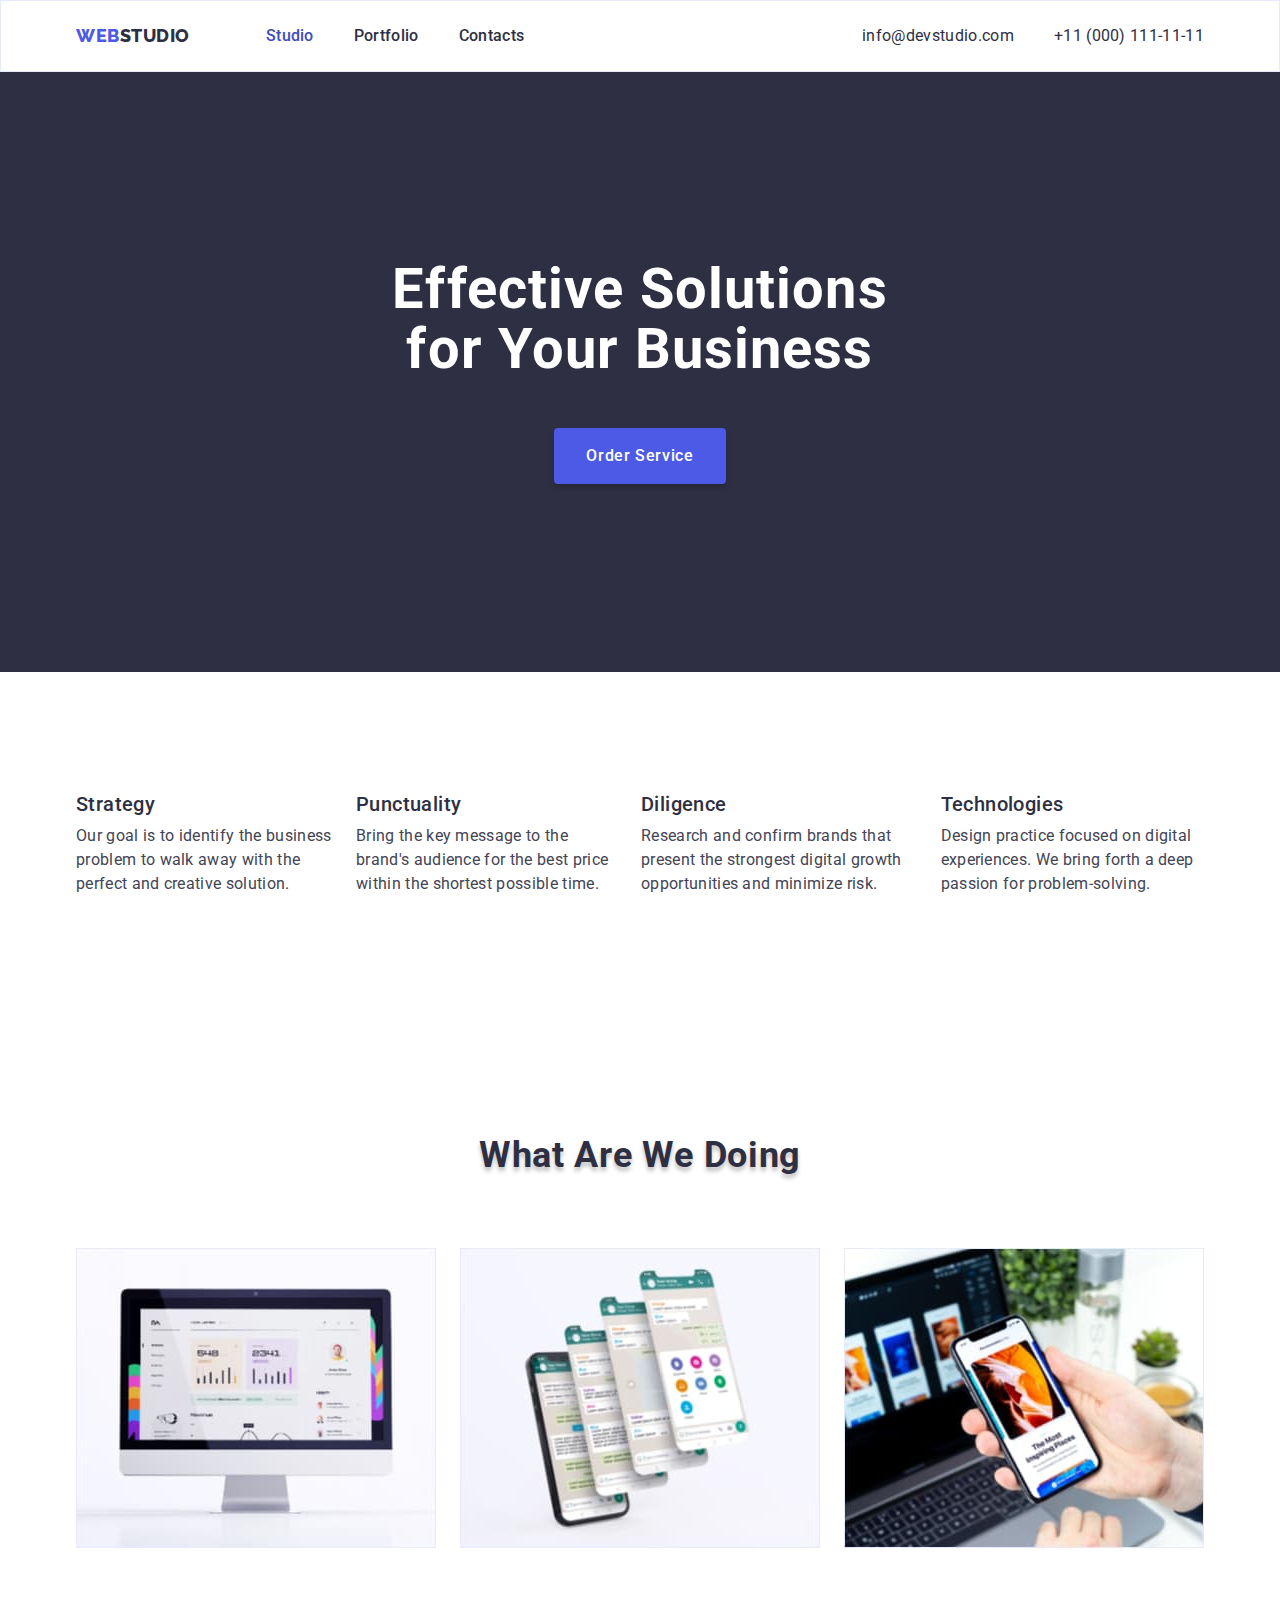
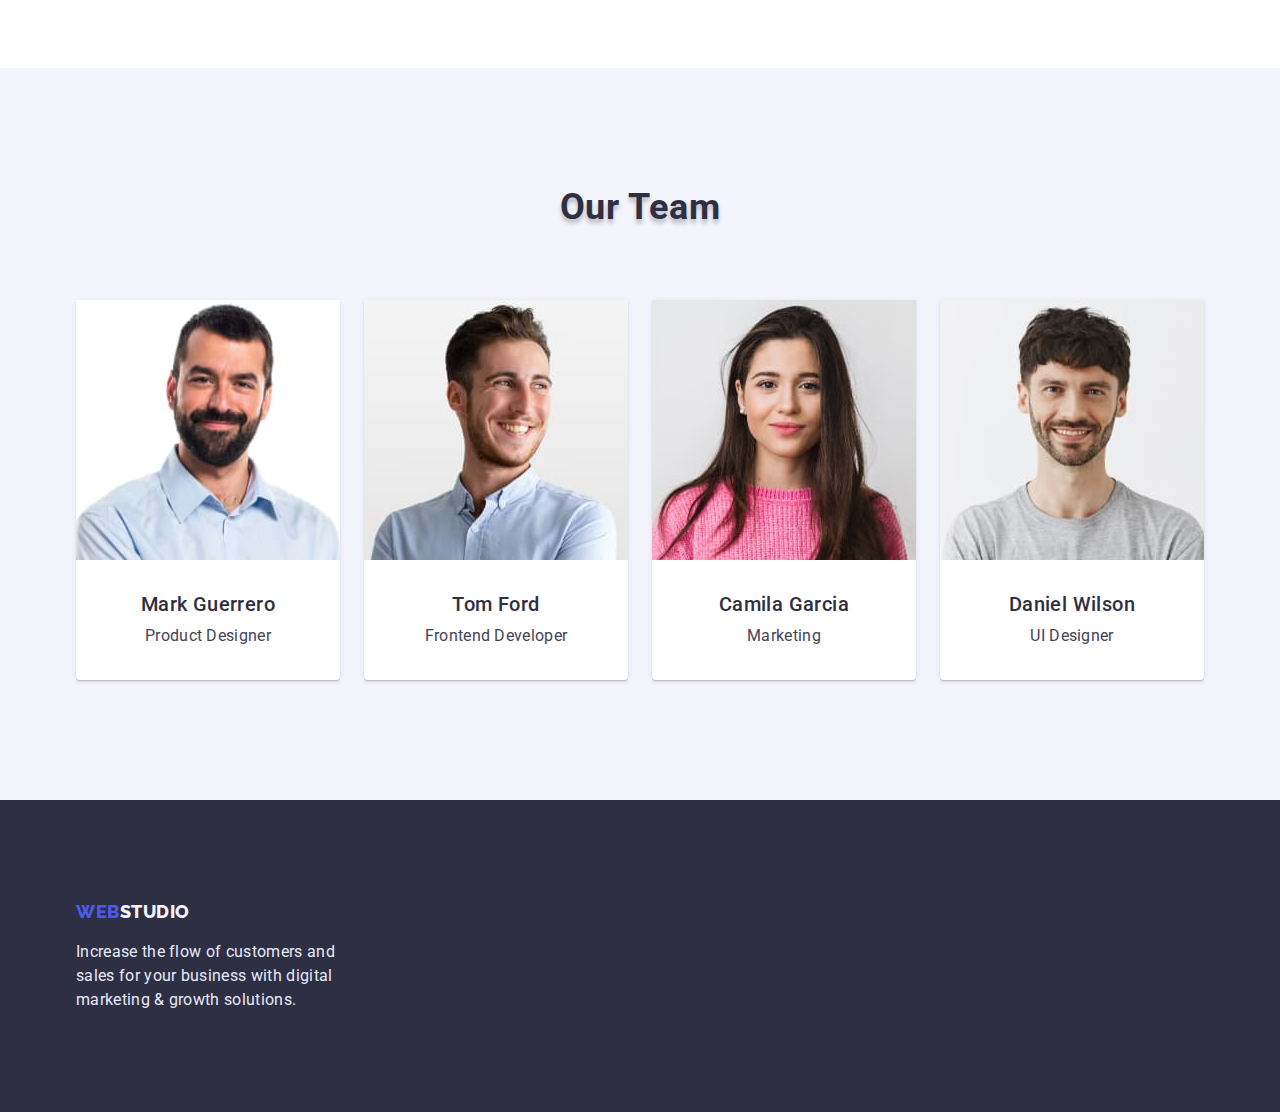
<file: index.html>
<!DOCTYPE html>
<html lang="en">
  <head>
    <meta charset="UTF-8" />
    <meta http-equiv="X-UA-Compatible" content="IE=edge" />
    <meta name="viewport" content="width=device-width, initial-scale=1.0" />
    <title>Main Page</title>
    <link rel="preconnect" href="https://fonts.googleapis.com" />
    <link rel="preconnect" href="https://fonts.gstatic.com" crossorigin />
    <link
      href="https://fonts.googleapis.com/css2?family=Raleway:wght@800&family=Roboto:wght@400;500;700&display=swap"
      rel="stylesheet"
    />
    <link
      href="
https://cdn.jsdelivr.net/npm/modern-normalize@1.1.0/modern-normalize.min.css
"
      rel="stylesheet"
    />
    <link rel="stylesheet" href="./css/styles.css" />
  </head>
  <body>
    
    <header class="page-header">
      <div class="page-header-container container">
        <nav class="page-nav">
          <a class="logo link" href="./index.html">
            <span class="span-web">Web</span>
            <span class="span-studio">Studio</span>
          </a>
          <ul class="menu list menu-nav">
            <li class="menu-item">
              <a class="menu-link link current" href="./index.html">Studio</a>
            </li>
            <li class="menu-item">
              <a class="menu-link link" href="./portfolio.html">Portfolio</a>
            </li>
            <li class="menu-item">
              <a class="menu-link link" href="">Contacts</a>
            </li>
          </ul>
        </nav>
        <address>
          <ul class="menu list menu-adress">
            <li>
              <a
                class="addres-link link-mail link"
                href="mailto:info@devstudio.com"
                >info@devstudio.com</a
              >
            </li>
            <li>
              <a class="addres-link link" href="tel:+110001111111"
                >+11 (000) 111-11-11</a
              >
            </li>
          </ul>
        </address>
      </div>
    </header>
  
    <main>
      <!-- =================HERO =======-->
      
        <section class="hero">
          <div class="container">
            <div class="hero-container">
          <h1 class="main-header">
            Effective Solutions for Your Business
          </h1>
          <button class="modal-btn" type="button">Order Service</button>
        </div>
      </div>
        </section>
      

      <!-- =============ABOUT US ==========-->
      <section class="about-section">
        <h2 class="visually-hidden">About us</h2>
        <div class="container">
          <ul class="about-us-list list">
            <li>
              <h3 class="third-header">Strategy</h3>
              <p class="about-discr">
                Our goal is to identify the business problem to walk away with
                the perfect and creative solution.
              </p>
            </li>
            <li>
              <h3 class="third-header">Punctuality</h3>
              <p class="about-discr">
                Bring the key message to the brand's audience for the best price
                within the shortest possible time.
              </p>
            </li>
            <li>
              <h3 class="third-header">Diligence</h3>
              <p class="about-discr">
                Research and confirm brands that present the strongest digital
                growth opportunities and minimize risk.
              </p>
            </li>
            <li>
              <h3 class="third-header">Technologies</h3>
              <p class="about-discr">
                Design practice focused on digital experiences. We bring forth a
                deep passion for problem-solving.
              </p>
            </li>
          </ul>
        </div>
      </section>

      <!-- ===============WHAT WE DOING======== -->
      <section class="section">
        <div class="container">
          <h2 class="second-header">What are we doing</h2>
          <ul class="doing-list list">
            <li>
              <img src="./images/imga.jpg" 
              alt="computer screen" 
              width="360"
              height="300" />
            </li>
            <li>
              <img
                src="./images/imgb.jpg"
                alt="telephones screen"
                width="360"
                height="300"
              />
            </li>
            <li>
              <img
                src="./images/imgc.jpg"
                alt="telephone in hand"
                width="360"
                height="300"
              />
            </li>
          </ul>
        </div>
      </section>

      <!-- =============OUR TEAM======= -->
      
      <section class="team-section bg-color-section">
        <div class="container">
          <h2 class="team-header">Our Team</h2>
          <ul class="team-list list">
            <li class="team-card">
              <img src="./images/guerrero.jpg" 
              alt="guerrero"
               width="264" 
               height="260"/>
               <div class="card-wrapper">
              <h3 class="name-header">Mark Guerrero</h3>
              <p class="dscr-prof">Product Designer</p>
            </div>
            </li>

            <li class="team-card">
              <img src="./images/ford.jpg" 
              alt="ford" 
              width="264" 
              height="260"/>
              <div class="card-wrapper">
              <h3 class="name-header">Tom Ford</h3>
              <p class="dscr-prof">Frontend Developer</p>
            </div>
            </li>

            <li class="team-card">
              <img src="./images/garsia.jpg" 
              alt="garsia" 
              width="264"
              height="260" />
              <div class="card-wrapper">
              <h3 class="name-header">Camila Garcia</h3>
              <p class="dscr-prof">Marketing</p>
            </div>
            </li>

            <li class="team-card">
              <img src="./images/wilson.jpg" 
              alt="wilson" 
              width="264" 
              height="260"/>
              <div class="card-wrapper">
              <h3 class="name-header">Daniel Wilson</h3>
              <p class="dscr-prof">UI Designer</p>
            </div>
            </li>
          </ul>
        </div>
      </section>
    
    </main>

    <!-- ===================FFOOTER ========-->
    <footer class="footer-color">
      <div class="container">
              <a class="logo link" href="./index.html">
        <span class="span-web">Web</span>
        <span class="span-studio span-white">Studio</span>
      </a>
    
      <p class="footer-dcr">
        Increase the flow of customers and sales for your business with digital
        marketing & growth solutions.
      </p>
    
  </div>
     </footer>
  </body>
</html>
</file>
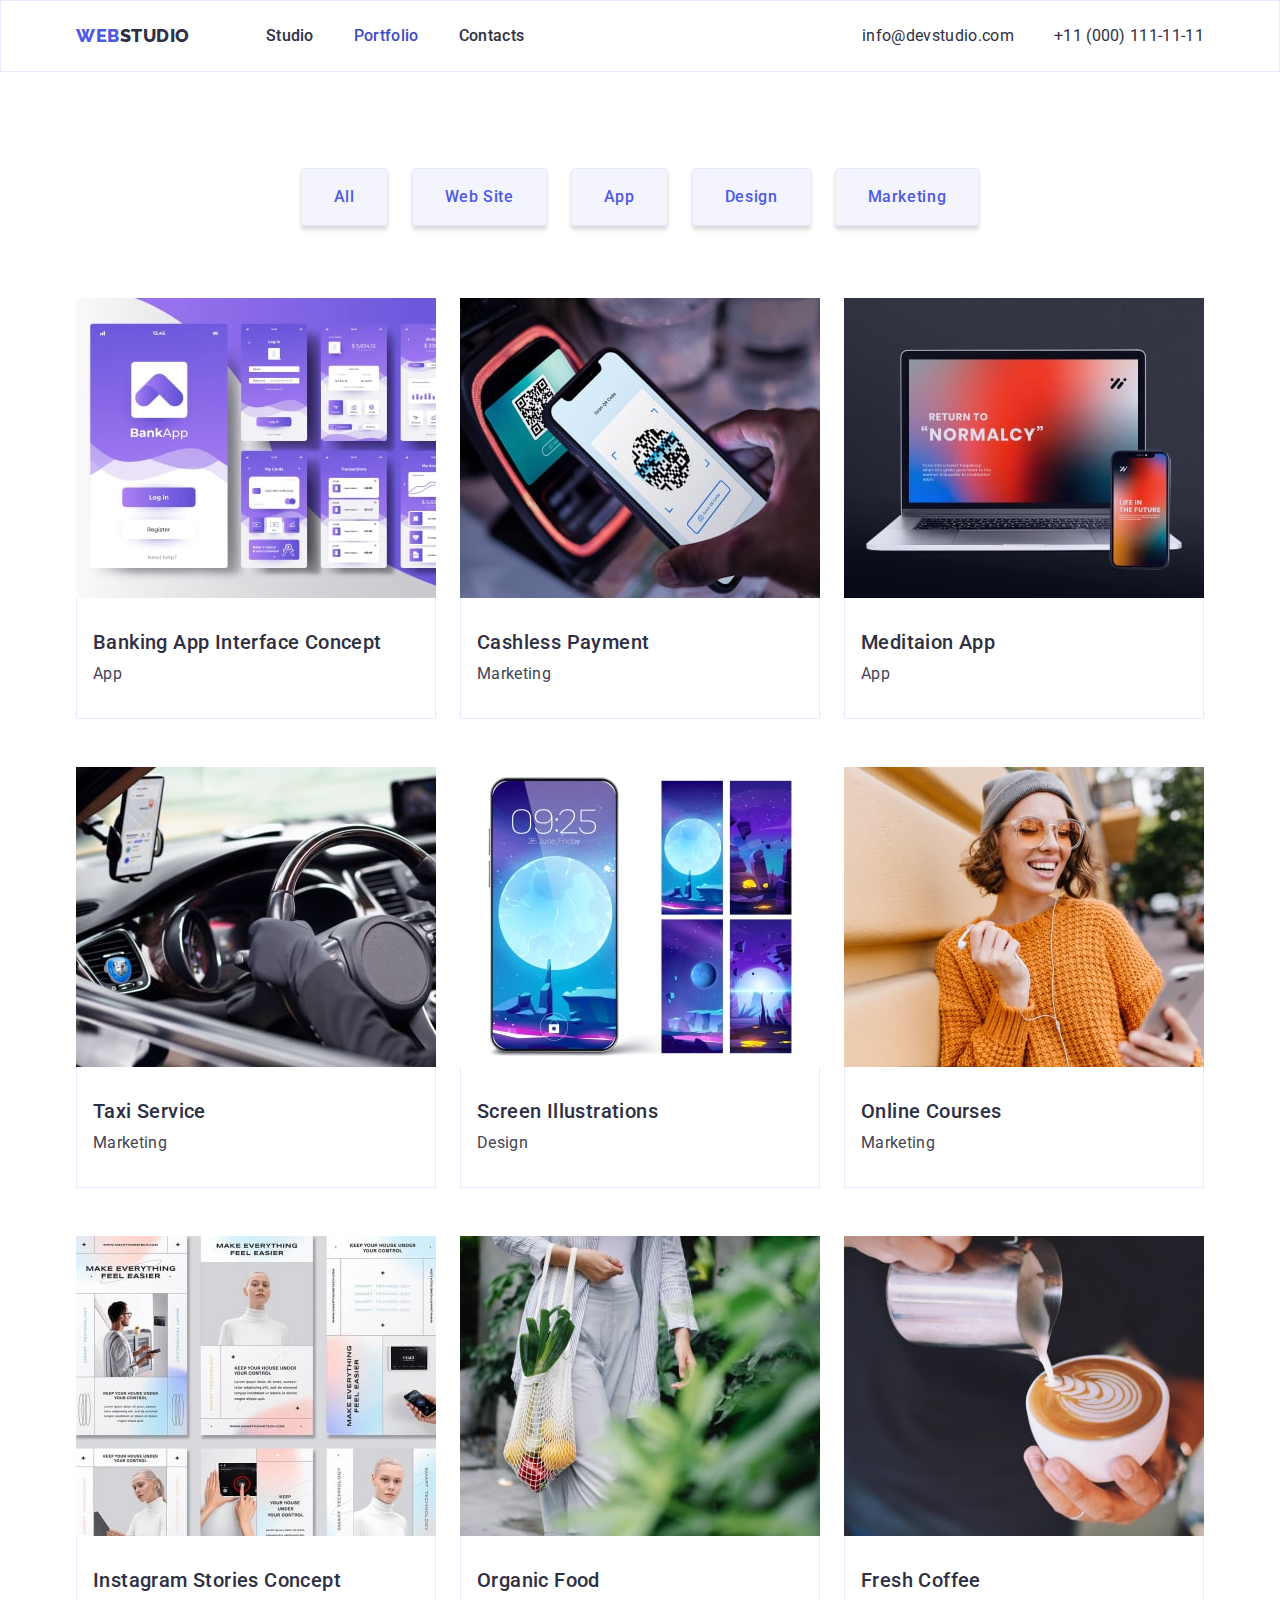
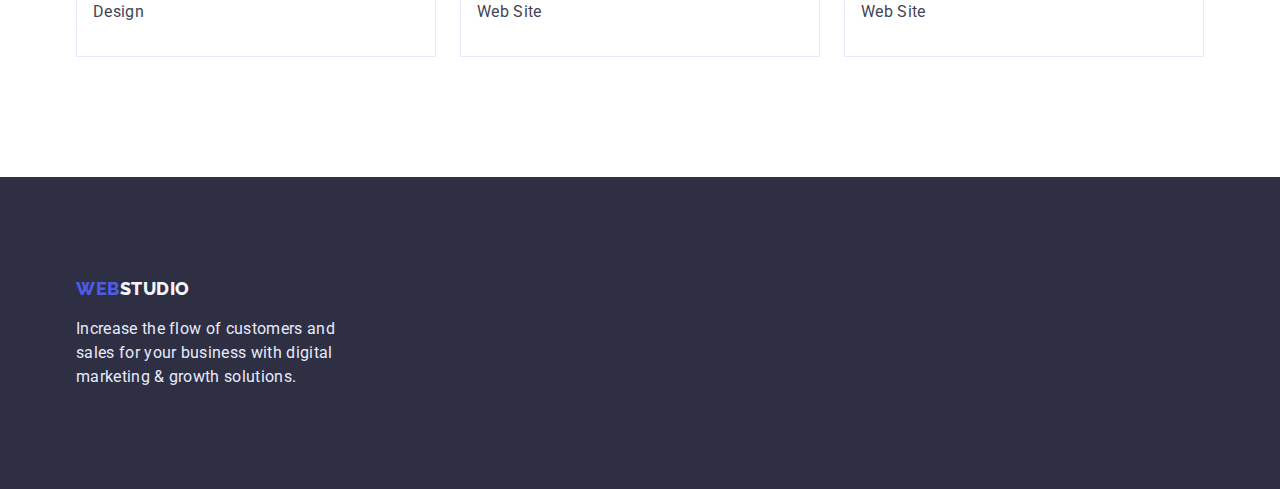
<file: portfolio.html>
<!DOCTYPE html>
<html lang="en">
  <head>
    <meta charset="UTF-8" />
    <meta http-equiv="X-UA-Compatible" content="IE=edge" />
    <meta name="viewport" content="width=device-width, initial-scale=1.0" />
    <title>Portfolio</title>
    <link rel="preconnect" href="https://fonts.googleapis.com" />
    <link rel="preconnect" href="https://fonts.gstatic.com" crossorigin />
    <link
      href="https://fonts.googleapis.com/css2?family=Raleway:wght@800&family=Roboto:wght@400;500;700&display=swap"
      rel="stylesheet"
    />
    <link
      href="
https://cdn.jsdelivr.net/npm/modern-normalize@1.1.0/modern-normalize.min.css
"
      rel="stylesheet"
    />
    <link rel="stylesheet" href="./css/styles.css" />
  </head>
  <body>
    <!-- HEADER -->
    <header class="page-header">
      <div class="page-header-container container">
        <nav class="page-nav">
          <a class="logo link" href="./index.html">
            <span class="span-web">Web</span>
            <span class="span-studio">Studio</span>
          </a>
          <ul class="menu list menu-nav">
            <li class="menu-item">
              <a class="menu-link link" href="./index.html">Studio</a>
            </li>
            <li class="menu-item">
              <a class="menu-link link current" href="./portfolio.html"
                >Portfolio</a
              >
            </li>
            <li class="menu-item">
              <a class="menu-link link" href="">Contacts</a>
            </li>
          </ul>
        </nav>
        <address>
          <ul class="menu list menu-adress">
            <li>
              <a
                class="addres-link link-mail link"
                href="mailto:info@devstudio.com"
                >info@devstudio.com</a
              >
            </li>
            <li>
              <a class="addres-link link" href="tel:+110001111111"
                >+11 (000) 111-11-11</a
              >
            </li>
          </ul>
        </address>
      </div>
    </header>

    <!-- Main -->
    <main>
      <section class="main-section">
        <div class="container">
          <h1 class="visually-hidden">Portfolio</h1>
          <ul class="buttom-list list">
            <li>
              <button class="modal-btn-portfolio" type="button">All</button>
            </li>
            <li>
              <button class="modal-btn-portfolio" type="button">
                Web Site
              </button>
            </li>
            <li>
              <button class="modal-btn-portfolio" type="button">App</button>
            </li>
            <li>
              <button class="modal-btn-portfolio" type="button">Design</button>
            </li>
            <li>
              <button class="modal-btn-portfolio" type="button">
                Marketing
              </button>
            </li>
          </ul>

          <h2 class="visually-hidden">Photos</h2>

          <ul class="portfolion-list list">
            <li class="portfolio-card">
              <img
                src="./images/banking-min.jpg"
                alt="app interface"
                width="360"
              />

              <div class="portfolio-card-wrapper card-border">
              <h3 class="third-header-card">Banking App Interface Concept</h3>
              <p class="about-discr">App</p></div>
            </li>
            <li class="portfolio-card">
              <img
                src="./images/cashless-min.jpg"
                alt="phone pay"
                width="360"
              />
              <div class="portfolio-card-wrapper card-border">
              <h3 class="third-header-card">Cashless Payment</h3>
              <p class="about-discr">Marketing</p></div>
            </li>
            <li class="portfolio-card">
              <img
                src="./images/meditation-min.jpg"
                alt="leptop phone"
                width="360"
              />
              <div class="portfolio-card-wrapper card-border">
              <h3 class="third-header-card">Meditaion App</h3>
              <p class="about-discr">App</p></div>
            </li>

            <li class="portfolio-card">
              <img src="./images/taxi-min.jpg" alt="taxi driven" width="360" />
              
              <div class="portfolio-card-wrapper card-border">
                <h3 class="third-header-card">Taxi Service</h3>
              <p class="about-discr">Marketing</p></div>
            </li>

            <li class="portfolio-card">
              <img
                src="./images/screen-min.jpg"
                alt="phone screen"
                width="360"
              />
              <div class="portfolio-card-wrapper card-border">
              <h3 class="third-header-card">Screen Illustrations</h3>
              <p class="about-discr">Design</p></div>
            </li>
            <li class="portfolio-card">
              <img src="./images/online-min.jpg" alt="woman" width="360" />
              
              <div class="portfolio-card-wrapper card-border">
                <h3 class="third-header-card">Online Courses</h3>
              <p class="about-discr">Marketing</p></div>
            </li>

            <li class="portfolio-card">
              <img src="./images/instagram-min.jpg" alt="pages" width="360" />
              
              <div class="portfolio-card-wrapper card-border">
                <h3 class="third-header-card">Instagram Stories Concept</h3>
              <p class="about-discr">Design</p></div>
            </li>
            <li class="portfolio-card">
              <img src="./images/organic-min.jpg" alt="bag" width="360" />
              
              <div class="portfolio-card-wrapper card-border">
                <h3 class="third-header-card">Organic Food</h3>
              <p class="about-discr">Web Site</p></div>
            </li>
            <li class="portfolio-card">
              <img src="./images/fresh-min.jpg" alt="coffee" width="360" />
              
              <div class="portfolio-card-wrapper card-border">
                <h3 class="third-header-card">Fresh Coffee</h3>
              <p class="about-discr">Web Site</p></div>
            </li>
          </ul>
        </div>
      </section>
    </main>

    <footer class="footer-color">
      <div class="container">
                  <a class="logo link" href="./index.html">
            <span class="span-web">Web</span>
            <span class="span-studio span-white">Studio</span>
          </a>

          <p class="footer-dcr">
            Increase the flow of customers and sales for your business with
            digital marketing & growth solutions.
          </p>
        
      </div>
    </footer>
  </body>
</html>
</file>
<file: css/styles.css>
:root {
  --prime-color-font: #2e2f42;
  --color-hover: #404bbf;
  --ptimary-brand: #4d5ae5;
  --success: #31d0aa;
  --text: #434455;
  --subtle-text: #8a8f99;
  --light: #f4f4fd;
  --white-text-color: #ffffff;
  --border-color: #e7e9fc;

  --main-font: "Roboto", sans-serif;
  --secondary_font: "Raleway", sans-serif;
}

h1,
h2,
h3,
h4,
p {
  margin-top: 0;
  margin-bottom: 0;
}

ul,
ol {
  margin-top: 0;
  margin-bottom: 0;
  padding-left: 0;
}

img {
  display: block;
  max-width: 100%;
  height: auto;
}

a {
  text-decoration: none;
}

.section {
  padding-top: 120px;
  padding-bottom: 120px;
}

button {
  display: block;
  cursor: pointer;
  border: none;
  border-radius: 4px;
}

address {
  font-style: normal;
}

.list {
  list-style: none;
}

.link {
  text-decoration: none;
}

body {
  font-family: var(--main-font);
  color: var(--prime-color-font);
  background-color: var(--white-text-color);
  color: var(--text);
  font-size: 16px;
  letter-spacing: 0.02em;
}

.container {
  width: 1158px;
  margin-left: auto;
  margin-right: auto;
  padding-left: 15px;
  padding-right: 15px;
}

/* ================Header ================*/
.page-header {
  padding-top: 23px;
  padding-bottom: 23px;
  border: 1px solid var(--border-color);
}

.page-header-container {
  display: flex;
  align-items: center;
}

.page-nav {
  display: flex;
  align-items: center;
}

.menu {
  display: flex;
  align-items: center;
}

.logo {
  margin-right: 76px;
}

address {
  margin-left: auto;
}

.menu-nav {
  gap: 40px;
}

.menu-adress {
  gap: 40px;
}

.menu-link {
  font-weight: 500;
  font-size: 16px;
  line-height: 1.5;
  letter-spacing: 0.02em;
  color: var(--prime-color-font);
}
.menu-link.current {
  color: var(--color-hover);
}

.addres-link {
  font-style: normal;
  font-size: 16px;
  line-height: 1.5;
  letter-spacing: 0.02em;
  color: var(--prime-color-font);
}

.logo {
  font-family: "Raleway";
  font-weight: 800;
  font-size: 18px;
  line-height: 1.33;
  display: flex;
  align-items: center;
  letter-spacing: 0.03em;
  text-transform: uppercase;
}
.span-web {
  color: #4d5ae5;
}

.span-studio {
  color: var(--prime-color-font);
}

.menu-link:hover,
.menu-link:focus {
  color: var(--color-hover);
}

.addres-link:hover,
.addres-link:focus {
  color: var(--color-hover);
}

.modal-btn {
  color: #ffffff;
  padding: 16px 32px;
  background-color: #4d5ae5;
  box-shadow: 0px 4px 4px rgba(0, 0, 0, 0.15);
  border-radius: 4px;
  cursor: pointer;
  font-size: 16px;
  line-height: 24px;
  letter-spacing: 0.04em;
  font-weight: 500;
  font-family: "Roboto";
  font-family: inherit;
  display: block;
  margin-left: auto;
  margin-right: auto;
  border: none;
}

.modal-btn:hover,
.modal-btn:focus {
  background: #404bbf;
}

/* ================HERO ================ */

.main-header {
  font-weight: 700;
  font-size: 56px;
  line-height: 1.07;
  text-align: center;
  letter-spacing: 0.02em;
  color: #ffffff;
  margin-bottom: 48px;
  width: 496px;
  margin-left: auto;
  margin-right: auto;
}

.hero {
  background-color: #2e2f42;
  padding-top: 188px;
  padding-bottom: 188px;
}

/* ================ABOUT US============= */
.about-section {
  padding-top: 120px;
  padding-bottom: 120px;
}

.third-header {
  font-weight: 500;
  font-size: 20px;
  line-height: 1.2;
  letter-spacing: 0.02em;
  color: var(--prime-color-font);
  margin-bottom: 8px;
}

.about-container:not(:last-child) {
  margin-right: 24px;
}
.about-discr {
  font-size: 16px;
  line-height: 1.5;
  letter-spacing: 0.02em;
  color: #434455;
}

.about-us-list {
  display: flex;
  gap: 24px;
}
/* ================What we doing========= */
.second-header {
  font-weight: 700;
  font-size: 36px;
  line-height: 1.11;
  text-align: center;
  letter-spacing: 0.02em;
  text-transform: capitalize;
  color: var(--prime-color-font);
  text-shadow: 0px 4px 4px rgba(0, 0, 0, 0.25);
  margin-bottom: 72px;
}

.doing-list {
  display: flex;
  gap: 24px;
}


/* ================Our Team======= */

.team-section {
  padding-top: 120px;
  padding-bottom: 120px;
}

.team-header {
  font-weight: 700;
  font-size: 36px;
  line-height: 1.11;
  text-align: center;
  letter-spacing: 0.02em;
  text-transform: capitalize;
  color: var(--prime-color-font);
  text-shadow: 0px 4px 4px rgba(0, 0, 0, 0.25);
  margin-bottom: 72px;
}

.name-header {
  font-weight: 500;
  font-size: 20px;
  line-height: 1.2;
  text-align: center;
  letter-spacing: 0.02em;
  color: var(--prime-color-font);
}
.team-list {
  display: flex;
  gap: 24px;
}
.card-wrapper {
  padding-top: 32px;
  padding-bottom: 32px;
}
.team-card {
  flex-basis: calc((100% - 72px) / 4);
  background: #ffffff;
  box-shadow: 0px 1px 6px rgba(46, 47, 66, 0.08),
    0px 1px 1px rgba(46, 47, 66, 0.16), 0px 2px 1px rgba(46, 47, 66, 0.08);
  border-radius: 0px 0px 4px 4px;
}

.dscr-prof {
  font-size: 16px;
  line-height: 1.5;
  text-align: center;
  letter-spacing: 0.02em;
  color: #434455;
  margin-top: 8px;
}

.bg-color-section {
  background-color: #f4f4fd;
}

/* ===============Footr============ */
.footer-dcr {
  font-size: 16px;
  line-height: 1.5;
  letter-spacing: 0.02em;
  color: #e7e9fc;
  margin-top: 16px;
  width: 264px;
}

.footer-color {
  background-color: var(--prime-color-font);
  padding-top: 100px;
  padding-bottom: 100px;
}

.span-white {
  color: #f4f4fd;
}


/* ================Portfolio ================ */

.visually-hidden {
  position: absolute;
  white-space: nowrap;
  width: 1px;
  height: 1px;
  overflow: hidden;
  border: 0;
  padding: 0;
  clip: rect(0 0 0 0);
  clip-path: inset(50%);
  margin: -1px;
}

.buttom-list {
  display: flex;
  align-items: center;
  flex-wrap: wrap;
  justify-content: center;
  gap: 24px;
margin-bottom: 72px;
}

.modal-btn-portfolio {
  padding: 16px 32px;
  background-color: #f4f4fd;
  color: #4d5ae5;
  cursor: pointer;
  box-shadow: 0px 4px 4px rgba(0, 0, 0, 0.15);
  border-radius: 4px;
  font-family: "Roboto";
  letter-spacing: 0.04em;
  font-weight: 500;
  font-size: 16px;
  line-height: 24px;
  font-family: inherit;
  border: 1px solid #e7e9fc;
}

.modal-btn-portfolio:hover,
.modal-btn-portfolio:focus {
  background-color: #404bbf;
  color: #ffffff;
}

.portfolion-list {
  display: flex;
  flex-wrap: wrap;
  column-gap: 24px;
  row-gap: 48px;
}

.portfolio-card {
  flex-basis: calc((100% - 48px) / 3);
  background: #ffffff;
}

.third-header-card {
  font-weight: 500;
  font-size: 20px;
  line-height: 1.2;
  letter-spacing: 0.02em;
  color: var(--prime-color-font);
  margin-bottom: 8px;
}

.main-section {
  padding-top: 96px;
  padding-bottom: 120px;
}

.portfolio-card-wrapper {
  padding-top: 32px;
  padding-bottom: 32px;
  padding-left: 16px;
}

.card-border {
  border-left: 1px solid var(--border-color);
  border-right: 1px solid var(--border-color);
  border-bottom: 1px solid var(--border-color);
}
</file>
